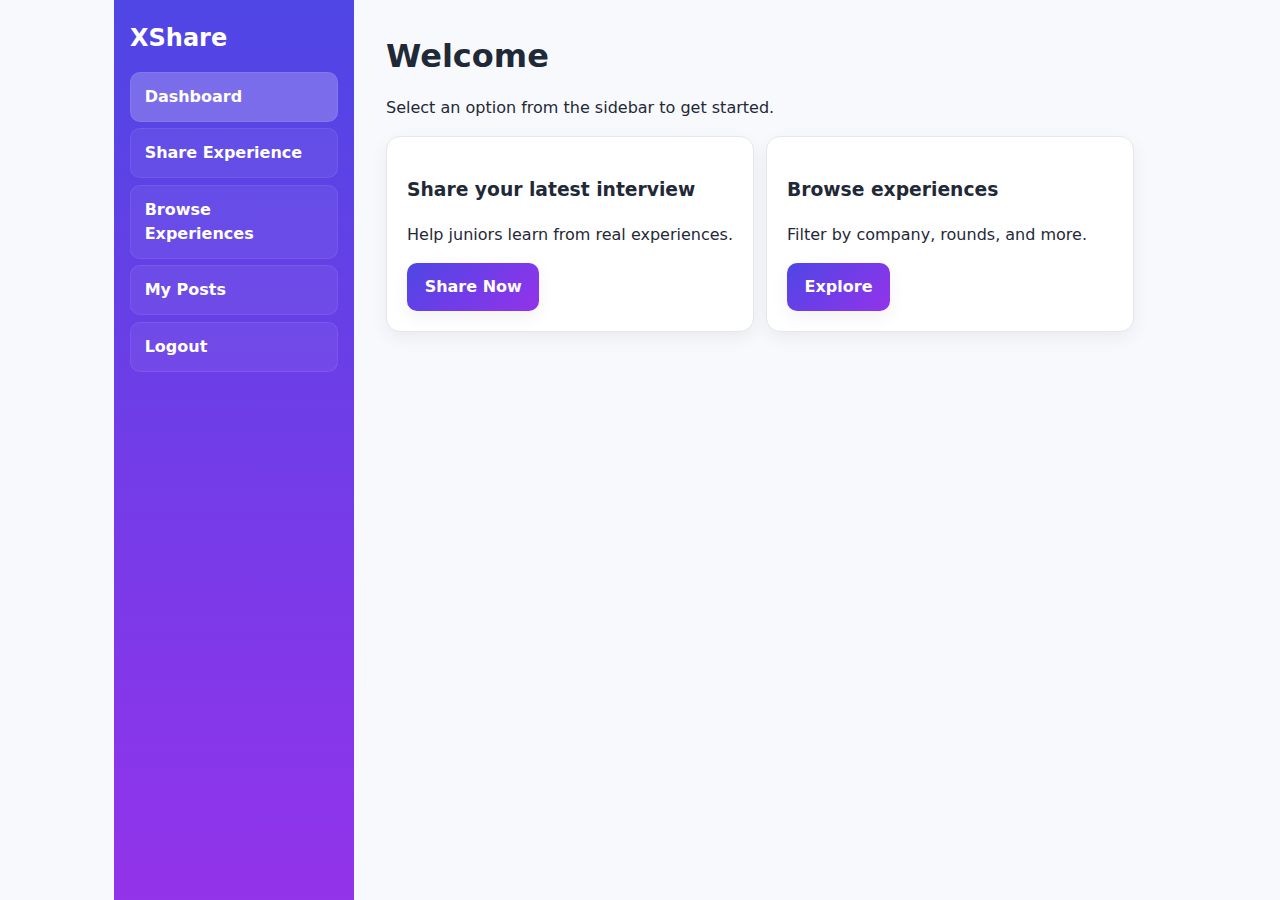
<file: dashboard.html>
<!DOCTYPE html>
<html lang="en">
<head>
  <meta charset="UTF-8" />
  <title>XShare – Dashboard</title>
  <meta name="viewport" content="width=device-width, initial-scale=1" />
  <link rel="stylesheet" href="styles.css" />
</head>
<body onload="hydrateLayout('dashboard')">
  <div class="layout">
    <aside class="sidebar">
      <h2 class="brand-small">XShare</h2>
      <nav>
        <a href="dashboard.html" class="active">Dashboard</a>
        <a href="share.html">Share Experience</a>
        <a href="experiences.html">Browse Experiences</a>
        <a href="myposts.html">My Posts</a>
        <a id="adminLink" href="admin.html" style="display:none;">Admin</a>
        <a href="#" onclick="logoutUser()">Logout</a>
      </nav>
    </aside>
    <main class="content">
      <h1>Welcome</h1>
      <p>Select an option from the sidebar to get started.</p>
      <div class="grid-2">
        <div class="card">
          <h3>Share your latest interview</h3>
          <p>Help juniors learn from real experiences.</p>
          <a class="btn" href="share.html">Share Now</a>
        </div>
        <div class="card">
          <h3>Browse experiences</h3>
          <p>Filter by company, rounds, and more.</p>
          <a class="btn" href="experiences.html">Explore</a>
        </div>
      </div>
    </main>
  </div>
  <script src="script.js" defer></script>
</body>
</html>
</file>
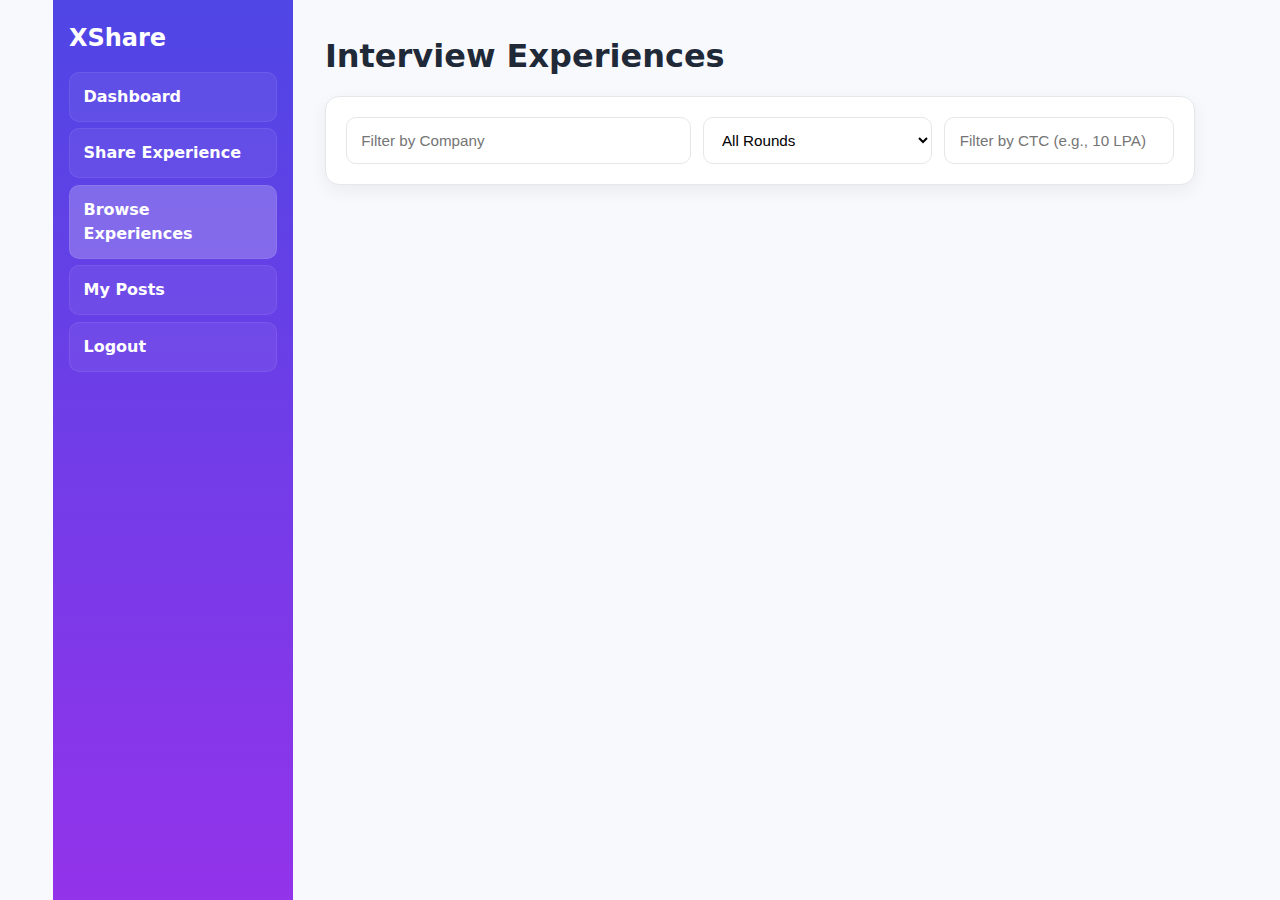
<file: experiences.html>
<!DOCTYPE html>
<html lang="en">
<head>
  <meta charset="UTF-8" />
  <title>XShare – Experiences</title>
  <meta name="viewport" content="width=device-width, initial-scale=1" />
  <link rel="stylesheet" href="styles.css" />
</head>
<body onload="hydrateLayout('experiences'); renderApprovedExperiences();">
  <div class="layout">
    <aside class="sidebar">
      <h2 class="brand-small">XShare</h2>
      <nav>
        <a href="dashboard.html">Dashboard</a>
        <a href="share.html">Share Experience</a>
        <a href="experiences.html" class="active">Browse Experiences</a>
        <a href="myposts.html">My Posts</a>
        <a id="adminLink" href="admin.html" style="display:none;">Admin</a>
        <a href="#" onclick="logout()">Logout</a>
      </nav>
    </aside>
    <main class="content">
      <h1>Interview Experiences</h1>

      <div class="card">
        <div class="grid-3">
          <input id="filterCompany" type="text" placeholder="Filter by Company" oninput="renderApprovedExperiences()" />
          <select id="filterRounds" onchange="renderApprovedExperiences()">
            <option value="">All Rounds</option>
            <option value="1">1 Round</option>
            <option value="2">2 Rounds</option>
            <option value="3">3 Rounds</option>
            <option value="4">4+ Rounds</option>
          </select>
          <input id="filterCTC" type="text" placeholder="Filter by CTC (e.g., 10 LPA)" oninput="renderApprovedExperiences()" />
        </div>
      </div>

      <div id="experienceList" class="card-list"></div>
    </main>
  </div>
  <script src="script.js" defer></script>
</body>
</html>
</file>
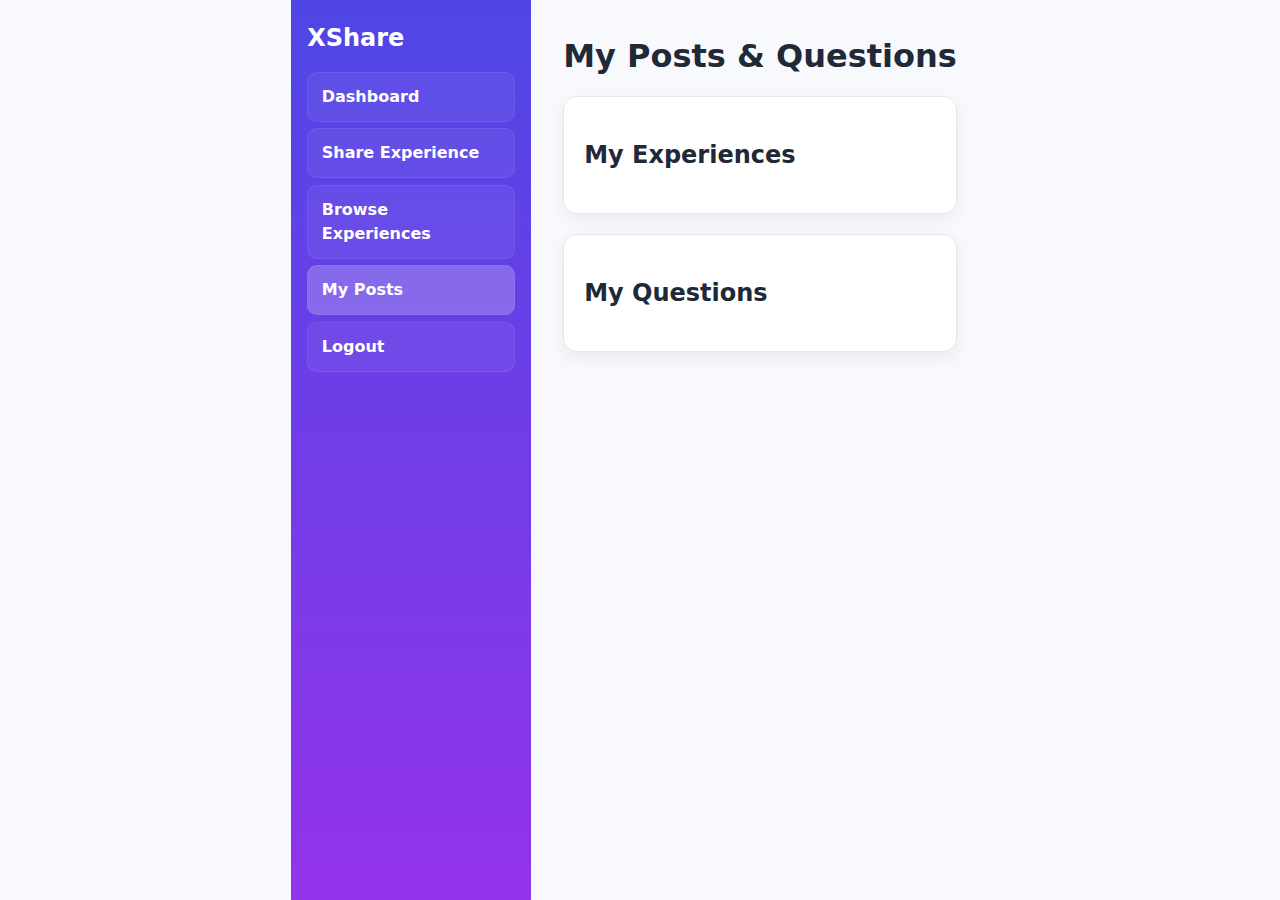
<file: myposts.html>
<!DOCTYPE html>
<html lang="en">
<head>
  <meta charset="UTF-8" />
  <title>XShare – My Posts</title>
  <meta name="viewport" content="width=device-width, initial-scale=1" />
  <link rel="stylesheet" href="styles.css" />
</head>
<body onload="hydrateLayout('myposts'); renderMyArea();">
  <div class="layout">
    <aside class="sidebar">
      <h2 class="brand-small">XShare</h2>
      <nav>
        <a href="dashboard.html">Dashboard</a>
        <a href="share.html">Share Experience</a>
        <a href="experiences.html">Browse Experiences</a>
        <a href="myposts.html" class="active">My Posts</a>
        <a id="adminLink" href="admin.html" style="display:none;">Admin</a>
        <a href="#" onclick="logout()">Logout</a>
      </nav>
    </aside>
    <main class="content">
      <h1>My Posts & Questions</h1>

      <section class="card">
        <h2>My Experiences</h2>
        <div id="myPosts" class="card-list"></div>
      </section>

      <section class="card">
        <h2>My Questions</h2>
        <div id="myQuestions" class="card-list"></div>
      </section>
    </main>
  </div>
  <script src="script.js" defer></script>
</body>
</html>
</file>
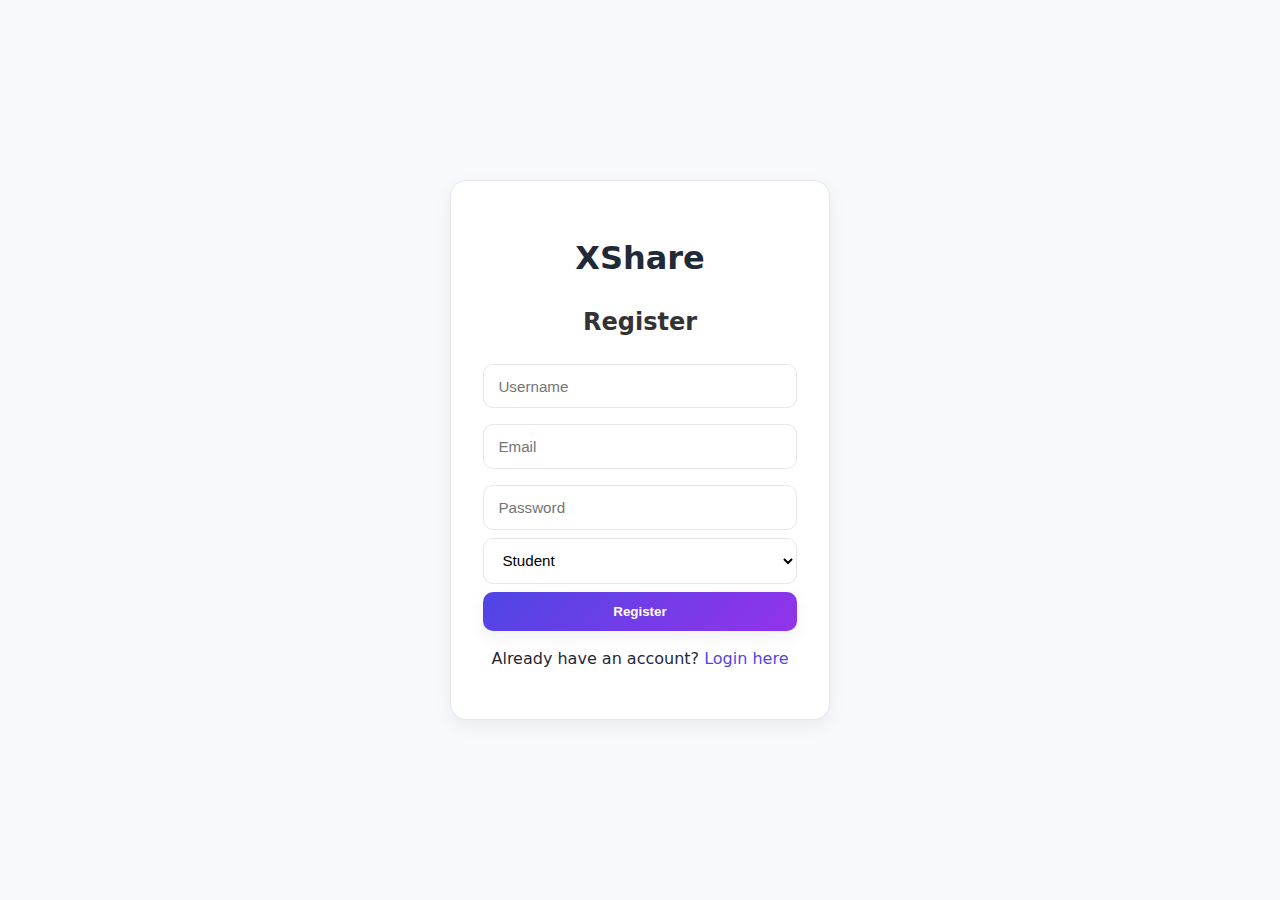
<file: register.html>
<!DOCTYPE html>
<html lang="en">
<head>
  <meta charset="UTF-8" />
  <meta name="viewport" content="width=device-width, initial-scale=1.0"/>
  <title>XShare - Register</title>
  <link rel="stylesheet" href="styles.css"/>
</head>
<body>
  <div class="auth-container">
    <h1>XShare</h1>
    <h2>Register</h2>
    <form onsubmit="event.preventDefault(); registerUser(
      document.getElementById('regUsername').value,
      document.getElementById('regEmail').value,
      document.getElementById('regPassword').value,
      document.getElementById('regRole').value
    ); alert('Registration successful! You can now log in.'); window.location.href='index.html';">
      <input id="regUsername" type="text" placeholder="Username" required />
      <input id="regEmail" type="email" placeholder="Email" required />
      <input id="regPassword" type="password" placeholder="Password" required />
      <select id="regRole" required>
        <option value="student">Student</option>
        <option value="admin">Admin</option>
      </select>
      <button type="submit">Register</button>
    </form>
    <p>Already have an account? <a href="index.html">Login here</a></p>
  </div>
  <script src="script.js"></script>
</body>
</html>
</file>
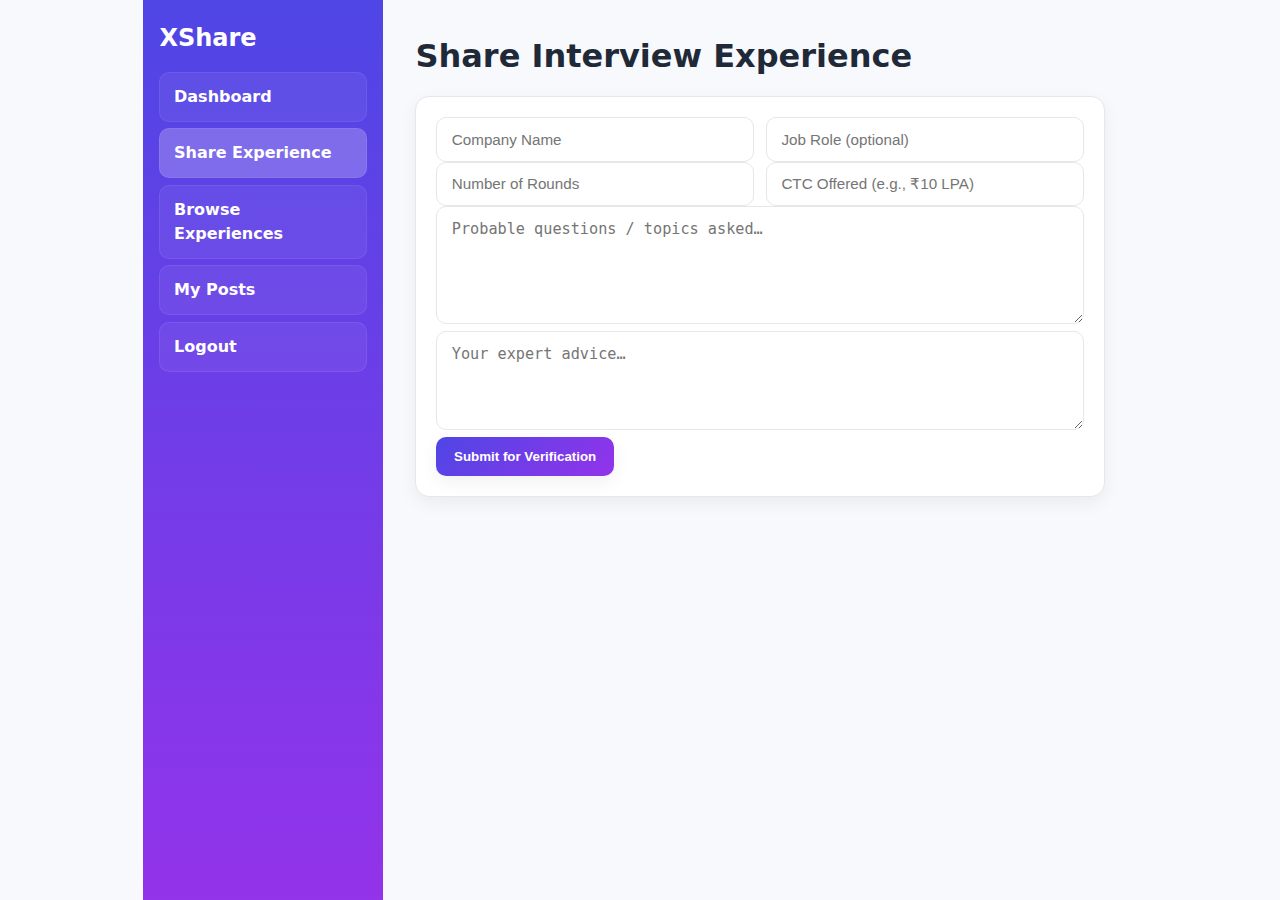
<file: share.html>
<!DOCTYPE html>
<html lang="en">
<head>
  <meta charset="UTF-8" />
  <title>XShare – Share Experience</title>
  <meta name="viewport" content="width=device-width, initial-scale=1" />
  <link rel="stylesheet" href="styles.css" />
</head>
<body onload="hydrateLayout('share')">
  <div class="layout">
    <aside class="sidebar">
      <h2 class="brand-small">XShare</h2>
      <nav>
        <a href="dashboard.html">Dashboard</a>
        <a href="share.html" class="active">Share Experience</a>
        <a href="experiences.html">Browse Experiences</a>
        <a href="myposts.html">My Posts</a>
        <a id="adminLink" href="admin.html" style="display:none;">Admin</a>
        <a href="#" onclick="logout()">Logout</a>
      </nav>
    </aside>
    <main class="content">
      <h1>Share Interview Experience</h1>
      <form class="card" onsubmit="submitExperience(event)">
        <div class="grid-2">
          <input id="companyName" type="text" placeholder="Company Name" required />
          <input id="jobRole" type="text" placeholder="Job Role (optional)" />
        </div>
        <div class="grid-2">
          <input id="rounds" type="number" min="1" placeholder="Number of Rounds" required />
          <input id="ctc" type="text" placeholder="CTC Offered (e.g., ₹10 LPA)" required />
        </div>
        <textarea id="questions" placeholder="Probable questions / topics asked…" rows="5" required></textarea>
        <textarea id="advice" placeholder="Your expert advice…" rows="4" required></textarea>
        <button type="submit">Submit for Verification</button>
      </form>
    </main>
  </div>
  <script src="script.js" defer></script>
</body>
</html>
</file>
<file: styles.css>
/* -----------------------------
   XShare - Global Theme (CSS)
   ----------------------------- */

/* Reset & base */
* {
  box-sizing: border-box;
}

body {
  display: flex;
  justify-content: center;   /* horizontal center */
  align-items: center;       /* vertical center */
  min-height: 100vh;         /* full viewport height */
  margin: 0;
  background: linear-gradient(135deg, #667eea, #764ba2); /* nice background */
}

/* Auth Card */
.auth-container {
  width: 100%;
  max-width: 400px;
  background: #fff;
  padding: 2rem;
  border-radius: 12px;
  box-shadow: 0px 8px 20px rgba(0, 0, 0, 0.15);
  text-align: center;
}

.auth-container h2 {
  margin-bottom: 1.5rem;
  font-size: 1.5rem;
  color: #333;
}

:root {
  --bg: #f7f9fc;
  --text: #1f2937;
  --muted: #6b7280;
  --card: #ffffff;
  --border: #e5e7eb;
  --brand1: #4f46e5;   /* indigo */
  --brand1-dark: #3730a3;
  --brand2: #9333ea;   /* purple */
  --success: #16a34a;
  --danger: #dc2626;
  --shadow: 0 6px 18px rgba(0,0,0,0.06);
}

html, body {
  margin: 0;
  padding: 0;
  background: var(--bg);
  color: var(--text);
  font-family: ui-sans-serif, system-ui, -apple-system, "Segoe UI", Roboto, Inter, "Helvetica Neue", Arial, "Noto Sans", "Apple Color Emoji", "Segoe UI Emoji", "Segoe UI Symbol";
  line-height: 1.5;
}

/* Links & buttons */
a {
  color: var(--brand1);
  text-decoration: none;
}
a:hover { text-decoration: underline; }

.btn, button {
  display: inline-block;
  background: linear-gradient(135deg, var(--brand1), var(--brand2));
  color: #fff;
  border: 0;
  border-radius: 10px;
  padding: 0.75rem 1.1rem;
  font-weight: 600;
  cursor: pointer;
  box-shadow: var(--shadow);
  transition: transform .06s ease, opacity .2s ease;
}
.btn:hover, button:hover { opacity: 0.92; }
.btn:active, button:active { transform: translateY(1px); }
button.ghost {
  background: #eef2ff;
  color: var(--brand1);
  box-shadow: none;
}

/* Inputs */
input, select, textarea {
  width: 100%;
  border: 1px solid var(--border);
  border-radius: 10px;
  padding: 0.8rem 0.9rem;
  font-size: 0.95rem;
  background: #fff;
  outline: none;
  transition: border-color .2s ease, box-shadow .2s ease;
}
input:focus, select:focus, textarea:focus {
  border-color: var(--brand1);
  box-shadow: 0 0 0 3px rgba(79,70,229,0.15);
}

/* Utility */
.muted { color: var(--muted); }
.brand { font-size: 1.8rem; margin: 0 0 .5rem; background: linear-gradient(135deg, var(--brand1), var(--brand2)); -webkit-background-clip: text; background-clip: text; color: transparent; font-weight: 800; letter-spacing: .3px; }
.brand-small { color: #fff; margin: 0 0 1rem; }

/* Auth pages */
.auth-page {
  min-height: 100vh;
  display: grid;
  place-items: center;
  background: radial-gradient(1200px 600px at 20% 10%, rgba(147,51,234,.15), transparent 60%),
              radial-gradient(1000px 700px at 80% 90%, rgba(79,70,229,.18), transparent 60%),
              linear-gradient(135deg, #eef2ff, #fafafa);
}
.auth-container {
  width: min(92vw, 380px);
  background: var(--card);
  border: 1px solid var(--border);
  border-radius: 16px;
  box-shadow: var(--shadow);
  padding: 2rem;
  text-align: center;
}
.auth-container h2 { margin: .25rem 0 1rem; }
.auth-container form { margin-top: 1rem; }
.auth-container input { margin: .5rem 0; }
.auth-container button { width: 100%; margin-top: .5rem; }

/* App layout */
.layout {
  min-height: 100vh;
  display: grid;
  grid-template-columns: 240px 1fr;
  gap: 0;
}

/* Sidebar */
.sidebar {
  background: linear-gradient(180deg, var(--brand1), var(--brand2));
  padding: 1.25rem 1rem;
  color: #fff;
}
.sidebar nav a {
  display: block;
  color: #ffffff;
  padding: .75rem .85rem;
  border-radius: 10px;
  margin-bottom: .4rem;
  font-weight: 600;
  background: rgba(255,255,255,0.06);
  border: 1px solid rgba(255,255,255,0.08);
}
.sidebar nav a:hover { background: rgba(255,255,255,0.12); text-decoration: none; }
.sidebar nav a.active { background: rgba(255,255,255,0.22); }

/* Content */
.content {
  padding: 2rem;
}
.content h1 { margin: 0 0 1rem; }

/* Cards & lists */
.card {
  background: var(--card);
  border: 1px solid var(--border);
  border-radius: 14px;
  box-shadow: var(--shadow);
  padding: 1.25rem;
  margin-bottom: 1.25rem;
}
.card-list {
  display: grid;
  grid-template-columns: 1fr;
  gap: 1rem;
}

.grid-2 {
  display: grid;
  grid-template-columns: repeat(2, 1fr);
  gap: 12px;
}
.grid-3 {
  display: grid;
  grid-template-columns: 1.5fr 1fr 1fr;
  gap: 12px;
}

/* Experience card */
.exp-card {
  background: #fff;
  border: 1px solid var(--border);
  border-radius: 12px;
  padding: 1rem;
  box-shadow: var(--shadow);
}
.exp-head {
  display: flex;
  align-items: center;
  justify-content: space-between;
  gap: .5rem;
}
.exp-meta {
  display: flex;
  flex-wrap: wrap;
  gap: .5rem 1rem;
  color: var(--muted);
  font-size: .9rem;
  margin: .25rem 0 .5rem;
}
.badge {
  display: inline-block;
  background: #eef2ff;
  color: var(--brand1);
  border: 1px solid #e0e7ff;
  padding: .25rem .55rem;
  border-radius: 999px;
  font-weight: 700;
  font-size: .8rem;
}

/* Q&A */
.qa-block {
  margin-top: .75rem;
  border-top: 1px dashed var(--border);
  padding-top: .75rem;
}
.qa-item {
  border-left: 3px solid var(--brand1);
  background: #f8f9ff;
  padding: .6rem .8rem;
  border-radius: 8px;
  margin: .5rem 0;
}
.qa-item .q {
  font-weight: 600;
}
.qa-form {
  margin-top: .75rem;
  display: grid;
  grid-template-columns: 1fr auto;
  gap: .5rem;
}
.qa-form input {
  margin: 0;
}
.qa-form button {
  padding: .7rem 1rem;
  white-space: nowrap;
}

/* Admin panel */
.admin-kicker {
  font-size: .95rem;
  color: var(--muted);
  margin: .2rem 0 1rem;
}
.action-row {
  display: flex;
  gap: .5rem;
  margin-top: .6rem;
}
button.approve { background: linear-gradient(135deg, #22c55e, #16a34a); }
button.reject { background: linear-gradient(135deg, #f43f5e, #e11d48); }

/* Tables (if needed later) */
.table {
  width: 100%;
  border-collapse: collapse;
  background: #fff;
  border: 1px solid var(--border);
  border-radius: 12px;
  overflow: hidden;
}
.table th, .table td {
  padding: .8rem 1rem;
  border-bottom: 1px solid var(--border);
  text-align: left;
}
.table th {
  background: #fafbff;
  font-weight: 700;
}

/* Responsive */
@media (max-width: 980px) {
  .layout {
    grid-template-columns: 200px 1fr;
  }
  .grid-3 {
    grid-template-columns: 1fr 1fr;
  }
}
@media (max-width: 720px) {
  .layout {
    grid-template-columns: 1fr;
  }
  .sidebar {
    border-bottom-left-radius: 14px;
    border-bottom-right-radius: 14px;
  }
  .grid-2, .grid-3 { grid-template-columns: 1fr; }
  .qa-form { grid-template-columns: 1fr; }
}

/* Small helpers */
hr {
  border: 0;
  border-top: 1px solid var(--border);
  margin: 1rem 0;
}
.empty {
  color: var(--muted);
  padding: .5rem 0;
}
</file>
